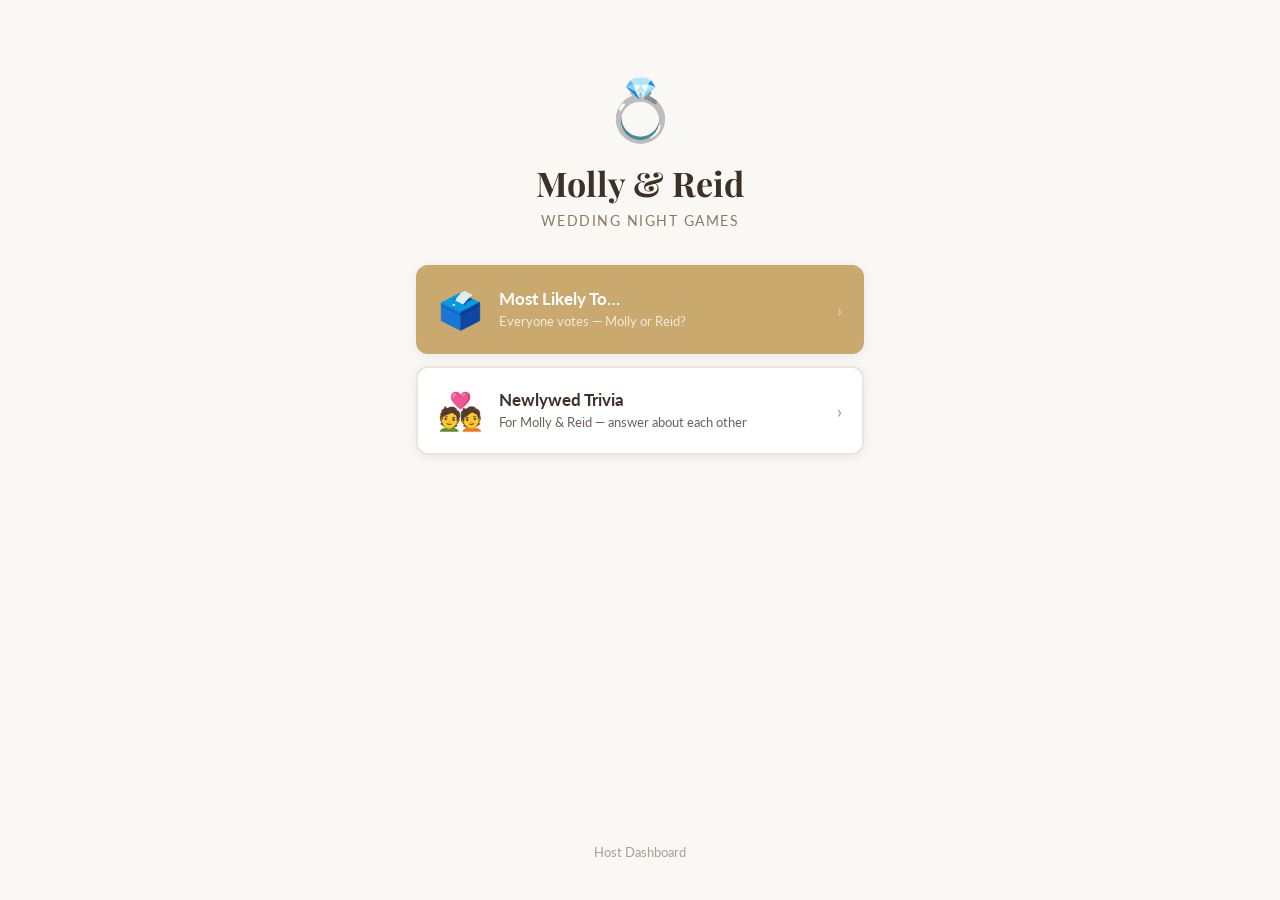
<file: wedding-game/index.html>
<!DOCTYPE html>
<html lang="en">
<head>
  <meta charset="UTF-8">
  <meta name="viewport" content="width=device-width, initial-scale=1.0">
  <title>Molly & Reid's Wedding Games</title>
  <link rel="preconnect" href="https://fonts.googleapis.com">
  <link href="https://fonts.googleapis.com/css2?family=Playfair+Display:wght@400;700&family=Lato:wght@400;700&display=swap" rel="stylesheet">
  <link rel="stylesheet" href="style.css">
  <style>
    .hero {
      text-align: center;
      padding: 52px 0 36px;
    }
    .hero .icon { font-size: 60px; display: block; margin-bottom: 14px; }
    .hero h1 {
      font-family: 'Playfair Display', Georgia, serif;
      font-size: 34px;
      margin-bottom: 6px;
    }
    .hero .tagline {
      font-size: 14px;
      color: var(--text-light);
      text-transform: uppercase;
      letter-spacing: 1.5px;
    }
    .game-card {
      display: flex;
      align-items: center;
      gap: 16px;
      padding: 20px;
      background: white;
      border: 2px solid var(--border);
      border-radius: var(--radius);
      text-decoration: none;
      color: var(--text);
      margin-bottom: 12px;
      box-shadow: var(--shadow);
      transition: transform 0.1s, box-shadow 0.1s;
    }
    .game-card:active { transform: scale(0.98); }
    .game-card.primary {
      background: var(--gold);
      border-color: var(--gold);
      color: white;
    }
    .game-card .card-icon { font-size: 36px; flex-shrink: 0; }
    .game-card .card-text { text-align: left; }
    .game-card .card-title {
      font-size: 17px;
      font-weight: 700;
      margin-bottom: 3px;
    }
    .game-card .card-desc {
      font-size: 13px;
      opacity: 0.75;
      line-height: 1.4;
    }
    .chevron {
      margin-left: auto;
      font-size: 18px;
      opacity: 0.5;
      flex-shrink: 0;
    }
  </style>
</head>
<body>
  <div class="container">
    <div class="hero">
      <span class="icon">💍</span>
      <h1>Molly & Reid</h1>
      <p class="tagline">Wedding Night Games</p>
    </div>

    <a href="selection.html" class="game-card primary">
      <span class="card-icon">🗳️</span>
      <div class="card-text">
        <div class="card-title">Most Likely To…</div>
        <div class="card-desc">Everyone votes — Molly or Reid?</div>
      </div>
      <span class="chevron">›</span>
    </a>

    <a href="trivia.html" class="game-card">
      <span class="card-icon">💑</span>
      <div class="card-text">
        <div class="card-title">Newlywed Trivia</div>
        <div class="card-desc">For Molly & Reid — answer about each other</div>
      </div>
      <span class="chevron">›</span>
    </a>

    <a href="dashboard.html" class="host-link">Host Dashboard</a>
  </div>
</body>
</html>
</file>
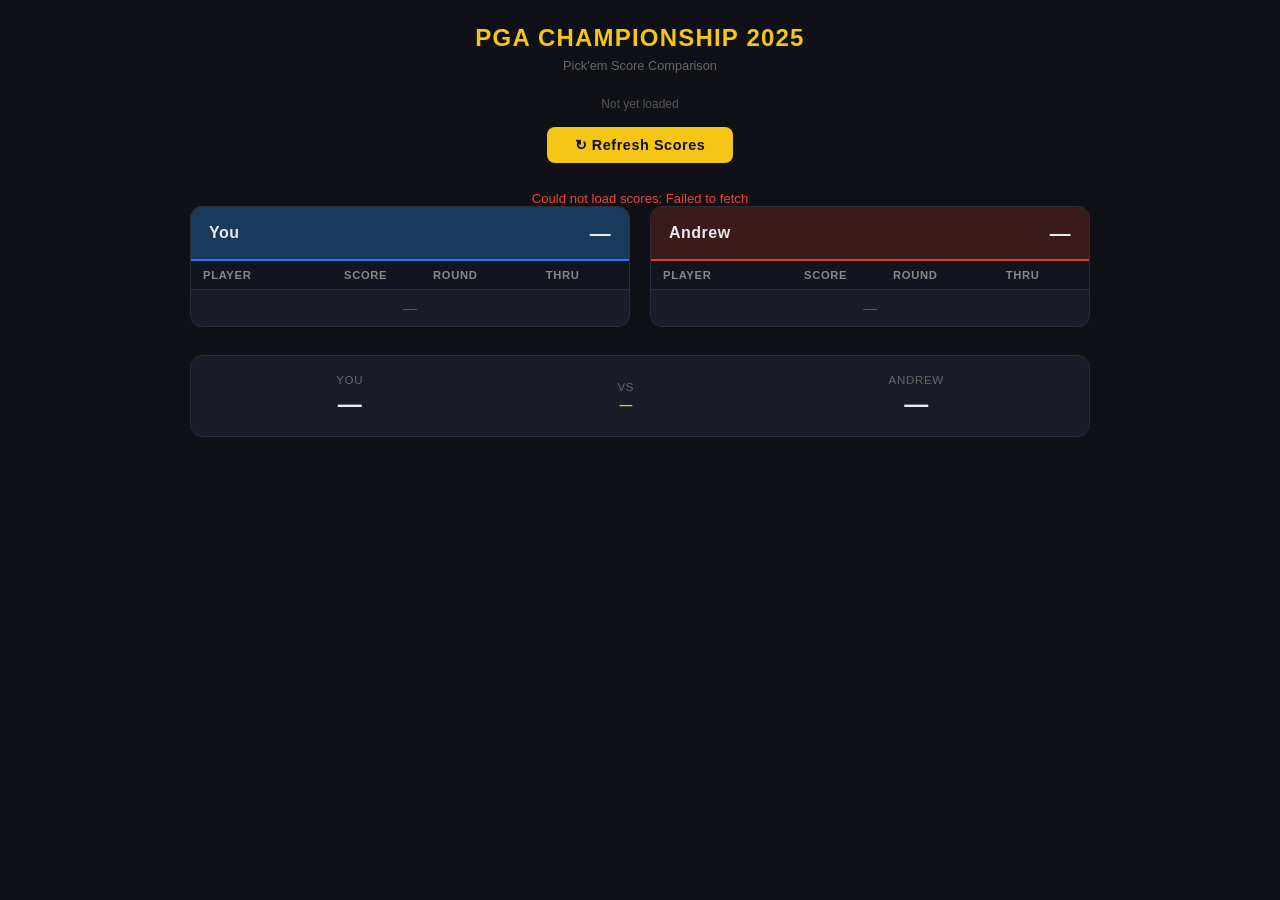
<file: pga-scores.html>
<!DOCTYPE html>
<html lang="en">
<head>
  <meta charset="UTF-8" />
  <meta name="viewport" content="width=device-width, initial-scale=1.0" />
  <title>PGA Championship - Score Comparison</title>
  <style>
    * { box-sizing: border-box; margin: 0; padding: 0; }

    body {
      font-family: -apple-system, BlinkMacSystemFont, "Segoe UI", sans-serif;
      background: #0f1117;
      color: #e8eaf0;
      min-height: 100vh;
      padding: 24px 16px;
    }

    h1 {
      text-align: center;
      font-size: 1.5rem;
      font-weight: 700;
      letter-spacing: 0.05em;
      text-transform: uppercase;
      color: #f5c518;
      margin-bottom: 6px;
    }

    .subtitle {
      text-align: center;
      font-size: 0.8rem;
      color: #666;
      margin-bottom: 24px;
    }

    .last-updated {
      text-align: center;
      font-size: 0.75rem;
      color: #555;
      margin-bottom: 16px;
    }

    .refresh-btn {
      display: block;
      margin: 0 auto 28px;
      padding: 10px 28px;
      background: #f5c518;
      color: #0f1117;
      border: none;
      border-radius: 8px;
      font-size: 0.9rem;
      font-weight: 700;
      cursor: pointer;
      letter-spacing: 0.04em;
      transition: background 0.15s, transform 0.1s;
    }
    .refresh-btn:hover { background: #ffd740; }
    .refresh-btn:active { transform: scale(0.97); }
    .refresh-btn:disabled { background: #444; color: #888; cursor: not-allowed; }

    .teams-grid {
      display: grid;
      grid-template-columns: 1fr 1fr;
      gap: 20px;
      max-width: 900px;
      margin: 0 auto 28px;
    }

    @media (max-width: 640px) {
      .teams-grid { grid-template-columns: 1fr; }
    }

    .team-card {
      background: #1a1d27;
      border-radius: 12px;
      overflow: hidden;
      border: 1px solid #2a2d3a;
    }

    .team-header {
      padding: 14px 18px;
      font-weight: 700;
      font-size: 1rem;
      letter-spacing: 0.03em;
      display: flex;
      justify-content: space-between;
      align-items: center;
    }

    .team-you .team-header { background: #1a3a5c; border-bottom: 2px solid #2979ff; }
    .team-andrew .team-header { background: #3a1a1a; border-bottom: 2px solid #e53935; }

    .team-total {
      font-size: 1.3rem;
      font-weight: 800;
    }
    .team-total.under { color: #4caf50; }
    .team-total.over  { color: #f44336; }
    .team-total.even  { color: #e8eaf0; }

    table {
      width: 100%;
      border-collapse: collapse;
    }

    thead th {
      padding: 8px 12px;
      font-size: 0.7rem;
      text-transform: uppercase;
      letter-spacing: 0.06em;
      color: #888;
      text-align: left;
      background: #13151e;
      border-bottom: 1px solid #2a2d3a;
    }

    tbody tr {
      border-bottom: 1px solid #20232f;
      transition: background 0.1s;
    }
    tbody tr:last-child { border-bottom: none; }
    tbody tr:hover { background: #20232f; }

    td {
      padding: 10px 12px;
      font-size: 0.88rem;
    }

    .player-name { font-weight: 600; }

    .score-cell {
      font-weight: 800;
      font-size: 1rem;
      text-align: center;
    }
    .score-cell.under { color: #4caf50; }
    .score-cell.over  { color: #f44336; }
    .score-cell.even  { color: #e8eaf0; }

    .round-cell, .thru-cell { color: #aaa; font-size: 0.82rem; }

    .summary-bar {
      max-width: 900px;
      margin: 0 auto;
      background: #1a1d27;
      border-radius: 12px;
      padding: 18px 24px;
      display: flex;
      justify-content: space-around;
      align-items: center;
      border: 1px solid #2a2d3a;
      flex-wrap: wrap;
      gap: 12px;
    }

    .summary-item { text-align: center; }
    .summary-label { font-size: 0.72rem; color: #666; text-transform: uppercase; letter-spacing: 0.06em; margin-bottom: 4px; }
    .summary-value { font-size: 1.5rem; font-weight: 800; }
    .summary-value.under { color: #4caf50; }
    .summary-value.over  { color: #f44336; }
    .summary-value.even  { color: #e8eaf0; }
    .summary-winner { font-size: 0.8rem; color: #f5c518; font-weight: 600; margin-top: 4px; }

    .error-msg {
      text-align: center;
      color: #f44336;
      font-size: 0.82rem;
      margin-top: 8px;
    }

    .loading-row td { color: #555; font-style: italic; text-align: center; }

    .cut-badge {
      display: inline-block;
      background: #5a2020;
      color: #e57373;
      font-size: 0.65rem;
      font-weight: 700;
      padding: 2px 6px;
      border-radius: 4px;
      margin-left: 6px;
      letter-spacing: 0.04em;
      text-transform: uppercase;
    }
    .wd-badge {
      display: inline-block;
      background: #3a3a20;
      color: #bdbdbd;
      font-size: 0.65rem;
      font-weight: 700;
      padding: 2px 6px;
      border-radius: 4px;
      margin-left: 6px;
      letter-spacing: 0.04em;
      text-transform: uppercase;
    }
  </style>
</head>
<body>

  <h1>PGA Championship 2025</h1>
  <p class="subtitle">Pick'em Score Comparison</p>
  <p class="last-updated" id="lastUpdated">Not yet loaded</p>

  <button class="refresh-btn" id="refreshBtn" onclick="loadScores()">&#8635; Refresh Scores</button>
  <p class="error-msg" id="errorMsg"></p>

  <div class="teams-grid">
    <div class="team-card team-you" id="cardYou">
      <div class="team-header">
        <span>You</span>
        <span class="team-total" id="totalYou">—</span>
      </div>
      <table>
        <thead>
          <tr>
            <th>Player</th>
            <th style="text-align:center">Score</th>
            <th>Round</th>
            <th>Thru</th>
          </tr>
        </thead>
        <tbody id="tbodyYou">
          <tr class="loading-row"><td colspan="4">Loading…</td></tr>
        </tbody>
      </table>
    </div>

    <div class="team-card team-andrew" id="cardAndrew">
      <div class="team-header">
        <span>Andrew</span>
        <span class="team-total" id="totalAndrew">—</span>
      </div>
      <table>
        <thead>
          <tr>
            <th>Player</th>
            <th style="text-align:center">Score</th>
            <th>Round</th>
            <th>Thru</th>
          </tr>
        </thead>
        <tbody id="tbodyAndrew">
          <tr class="loading-row"><td colspan="4">Loading…</td></tr>
        </tbody>
      </table>
    </div>
  </div>

  <div class="summary-bar">
    <div class="summary-item">
      <div class="summary-label">You</div>
      <div class="summary-value" id="sumYou">—</div>
    </div>
    <div class="summary-item">
      <div class="summary-label">vs</div>
      <div class="summary-winner" id="winnerLabel">—</div>
    </div>
    <div class="summary-item">
      <div class="summary-label">Andrew</div>
      <div class="summary-value" id="sumAndrew">—</div>
    </div>
  </div>

<script>
  // ── Team definitions ──────────────────────────────────────────────────────
  // Search keys are lowercased substrings to match ESPN display names
  const YOU = [
    { label: "Scottie Scheffler", keys: ["scheffler"] },
    { label: "Xander Schauffele", keys: ["schauffele"] },
    { label: "Shane Lowry",       keys: ["lowry"] },
    { label: "Joaquin Niemann",   keys: ["niemann"] },
    { label: "Cam Young",         keys: ["young, cam", "cameron young", "cam young"] },
  ];

  const ANDREW = [
    { label: "Patrick Reed",   keys: ["reed, p", "patrick reed"] },
    { label: "Brooks Koepka",  keys: ["koepka"] },
    { label: "Jon Rahm",       keys: ["rahm"] },
    { label: "Justin Thomas",  keys: ["j. thomas", "justin thomas", "thomas, j"] },
    { label: "Jordan Spieth",  keys: ["spieth"] },
  ];

  // ── ESPN API ──────────────────────────────────────────────────────────────
  const ESPN_URL = "https://site.api.espn.com/apis/site/v2/sports/golf/leaderboard?league=pga";

  function scoreClass(n) {
    if (n == null) return "even";
    if (n < 0) return "under";
    if (n > 0) return "over";
    return "even";
  }

  function fmtScore(n) {
    if (n == null) return "—";
    if (n === 0) return "E";
    return n > 0 ? "+" + n : String(n);
  }

  function findPlayer(competitors, playerDef) {
    const lower = (s) => s.toLowerCase();
    for (const c of competitors) {
      const fullName = lower(c.athlete?.displayName || "");
      const lastName = lower(c.athlete?.lastName || "");
      if (playerDef.keys.some(k => fullName.includes(k) || lastName.includes(k))) {
        return c;
      }
    }
    return null;
  }

  function parseCompetitor(c) {
    if (!c) return { score: null, round: "—", thru: "—", status: "" };

    const stats  = c.statistics || [];
    const status = (c.status?.type?.description || "").toLowerCase();
    const isCut  = status.includes("cut") || c.status?.type?.id === "C";
    const isWD   = status.includes("wd") || status.includes("withdraw");

    // score to par
    let score = null;
    const scoreStat = stats.find(s => s.name === "scoreToPar" || s.abbreviation === "TOT");
    if (scoreStat) {
      score = parseInt(scoreStat.displayValue, 10);
      if (isNaN(score)) score = null;
    }
    // fallback: linescores
    if (score == null && c.linescores) {
      score = c.linescores.reduce((a, ls) => {
        const v = parseInt(ls.displayValue, 10);
        return a + (isNaN(v) ? 0 : v);
      }, 0);
    }

    const round = c.status?.period ? "R" + c.status.period : "—";

    let thru = "—";
    if (c.status?.type?.id === "F" || c.status?.type?.description === "Final") {
      thru = "F";
    } else if (c.status?.displayClock) {
      thru = c.status.displayClock;
    } else if (typeof c.status?.hole === "number") {
      thru = c.status.hole === 0 ? "—" : c.status.hole;
    }

    return { score, round, thru, isCut, isWD };
  }

  function renderTable(tbodyId, players, competitors) {
    const tbody = document.getElementById(tbodyId);
    tbody.innerHTML = "";
    let total = 0;
    let totalKnown = false;

    for (const p of players) {
      const c = findPlayer(competitors, p);
      const { score, round, thru, isCut, isWD } = parseCompetitor(c);

      if (score != null && !isCut) { total += score; totalKnown = true; }

      const tr = document.createElement("tr");
      tr.innerHTML = `
        <td class="player-name">
          ${p.label}
          ${isCut ? '<span class="cut-badge">CUT</span>' : ""}
          ${isWD  ? '<span class="wd-badge">WD</span>'  : ""}
        </td>
        <td class="score-cell ${scoreClass(score)}">${fmtScore(score)}</td>
        <td class="round-cell">${round}</td>
        <td class="thru-cell">${thru}</td>
      `;
      tbody.appendChild(tr);
    }

    return totalKnown ? total : null;
  }

  function setTotal(elId, total) {
    const el = document.getElementById(elId);
    if (total == null) { el.textContent = "—"; el.className = "team-total even"; return; }
    el.textContent = fmtScore(total);
    el.className = "team-total " + scoreClass(total);
  }

  function setSummary(totalYou, totalAndrew) {
    const sy = document.getElementById("sumYou");
    const sa = document.getElementById("sumAndrew");
    const wl = document.getElementById("winnerLabel");

    if (totalYou != null) {
      sy.textContent = fmtScore(totalYou);
      sy.className = "summary-value " + scoreClass(totalYou);
    } else {
      sy.textContent = "—"; sy.className = "summary-value even";
    }

    if (totalAndrew != null) {
      sa.textContent = fmtScore(totalAndrew);
      sa.className = "summary-value " + scoreClass(totalAndrew);
    } else {
      sa.textContent = "—"; sa.className = "summary-value even";
    }

    if (totalYou != null && totalAndrew != null) {
      if (totalYou < totalAndrew)       wl.textContent = "You lead by " + (totalAndrew - totalYou);
      else if (totalAndrew < totalYou)  wl.textContent = "Andrew leads by " + (totalYou - totalAndrew);
      else                              wl.textContent = "All square";
    } else {
      wl.textContent = "—";
    }
  }

  async function loadScores() {
    const btn = document.getElementById("refreshBtn");
    const err = document.getElementById("errorMsg");
    btn.disabled = true;
    btn.textContent = "Loading…";
    err.textContent = "";

    document.getElementById("tbodyYou").innerHTML    = '<tr class="loading-row"><td colspan="4">Loading…</td></tr>';
    document.getElementById("tbodyAndrew").innerHTML = '<tr class="loading-row"><td colspan="4">Loading…</td></tr>';

    try {
      const res = await fetch(ESPN_URL, { cache: "no-store" });
      if (!res.ok) throw new Error("ESPN API returned " + res.status);
      const data = await res.json();

      // Drill into the event competitors
      const events = data?.events || [];
      // Find PGA Championship (major)
      let event = events.find(e =>
        (e.name || "").toLowerCase().includes("pga championship") ||
        (e.shortName || "").toLowerCase().includes("pga")
      ) || events[0];

      if (!event) throw new Error("No golf event found in ESPN response");

      const competition = event?.competitions?.[0];
      const competitors = competition?.competitors || [];

      if (competitors.length === 0) throw new Error("No competitor data yet – tournament may not have started");

      const totalYou    = renderTable("tbodyYou",    YOU,    competitors);
      const totalAndrew = renderTable("tbodyAndrew", ANDREW, competitors);

      setTotal("totalYou",    totalYou);
      setTotal("totalAndrew", totalAndrew);
      setSummary(totalYou, totalAndrew);

      const now = new Date().toLocaleTimeString([], { hour: "2-digit", minute: "2-digit" });
      document.getElementById("lastUpdated").textContent = "Last updated: " + now;
    } catch (e) {
      err.textContent = "Could not load scores: " + e.message;
      document.getElementById("tbodyYou").innerHTML    = '<tr class="loading-row"><td colspan="4">—</td></tr>';
      document.getElementById("tbodyAndrew").innerHTML = '<tr class="loading-row"><td colspan="4">—</td></tr>';
    } finally {
      btn.disabled = false;
      btn.textContent = "↻ Refresh Scores";
    }
  }

  // Auto-load on page open
  loadScores();
</script>
</body>
</html>
</file>
<file: wedding-game/style.css>
* {
  margin: 0;
  padding: 0;
  box-sizing: border-box;
}

:root {
  --gold: #c9a96e;
  --gold-dark: #a8864d;
  --molly: #c97a8d;
  --molly-light: #f5e0e6;
  --reid: #6b8cba;
  --reid-light: #dce6f3;
  --bg: #faf8f5;
  --card: #ffffff;
  --text: #3d3028;
  --text-light: #8a7a6a;
  --border: #ede5db;
  --radius: 12px;
  --shadow: 0 2px 12px rgba(0, 0, 0, 0.07);
}

body {
  font-family: 'Lato', -apple-system, BlinkMacSystemFont, sans-serif;
  background: var(--bg);
  color: var(--text);
  min-height: 100vh;
}

.container {
  max-width: 480px;
  margin: 0 auto;
  padding: 20px 16px 40px;
  min-height: 100vh;
  display: flex;
  flex-direction: column;
}

/* ── Header ── */
.page-header {
  text-align: center;
  margin-bottom: 28px;
  padding-top: 12px;
}

.page-header .icon {
  font-size: 48px;
  margin-bottom: 10px;
  display: block;
}

.page-header h1 {
  font-family: 'Playfair Display', Georgia, serif;
  font-size: 26px;
  color: var(--text);
  margin-bottom: 4px;
}

.page-header .subtitle {
  color: var(--text-light);
  font-size: 14px;
  letter-spacing: 0.3px;
}

/* ── Cards ── */
.card {
  background: var(--card);
  border-radius: var(--radius);
  padding: 18px;
  box-shadow: var(--shadow);
  margin-bottom: 12px;
  border: 1px solid var(--border);
}

/* ── Question label ── */
.q-text {
  font-weight: 700;
  font-size: 15px;
  display: flex;
  align-items: flex-start;
  gap: 10px;
  margin-bottom: 12px;
  line-height: 1.4;
}

.q-number {
  display: inline-flex;
  align-items: center;
  justify-content: center;
  background: var(--gold);
  color: white;
  border-radius: 50%;
  width: 24px;
  height: 24px;
  font-size: 11px;
  font-weight: 700;
  flex-shrink: 0;
  margin-top: 1px;
}

/* ── Vote buttons ── */
.vote-row {
  display: flex;
  gap: 8px;
}

.vote-btn {
  flex: 1;
  padding: 13px 8px;
  border-radius: 8px;
  border: 2px solid transparent;
  cursor: pointer;
  font-size: 14px;
  font-weight: 700;
  font-family: inherit;
  transition: all 0.15s;
  background: var(--bg);
  color: var(--text-light);
}

.vote-btn.molly {
  border-color: var(--molly-light);
  color: var(--molly);
}

.vote-btn.molly.selected {
  background: var(--molly);
  border-color: var(--molly);
  color: white;
}

.vote-btn.reid {
  border-color: var(--reid-light);
  color: var(--reid);
}

.vote-btn.reid.selected {
  background: var(--reid);
  border-color: var(--reid);
  color: white;
}

/* ── Forms ── */
label {
  display: block;
  font-size: 12px;
  font-weight: 700;
  color: var(--text-light);
  text-transform: uppercase;
  letter-spacing: 0.5px;
  margin-bottom: 6px;
}

input[type="text"],
input[type="password"] {
  width: 100%;
  padding: 13px 14px;
  border: 2px solid var(--border);
  border-radius: 8px;
  font-size: 16px;
  font-family: inherit;
  color: var(--text);
  background: white;
  transition: border-color 0.2s;
  -webkit-appearance: none;
}

input:focus {
  outline: none;
  border-color: var(--gold);
}

.form-group {
  margin-bottom: 14px;
}

/* ── Submit / primary buttons ── */
.submit-btn {
  background: var(--gold);
  color: white;
  border: none;
  border-radius: var(--radius);
  padding: 15px;
  font-size: 16px;
  font-weight: 700;
  font-family: inherit;
  cursor: pointer;
  width: 100%;
  transition: background 0.2s;
}

.submit-btn:hover {
  background: var(--gold-dark);
}

.submit-btn:disabled {
  opacity: 0.5;
  cursor: not-allowed;
}

/* ── Person selection buttons ── */
.person-btn {
  display: block;
  width: 100%;
  padding: 18px;
  border-radius: var(--radius);
  border: 2px solid var(--border);
  background: white;
  cursor: pointer;
  font-size: 17px;
  font-weight: 700;
  font-family: inherit;
  margin-bottom: 10px;
  text-align: center;
  transition: all 0.15s;
  color: var(--text);
}

.person-btn.molly-btn:hover,
.person-btn.molly-btn.selected {
  border-color: var(--molly);
  background: var(--molly-light);
  color: var(--molly);
}

.person-btn.reid-btn:hover,
.person-btn.reid-btn.selected {
  border-color: var(--reid);
  background: var(--reid-light);
  color: var(--reid);
}

/* ── Section title ── */
.section-title {
  font-family: 'Playfair Display', Georgia, serif;
  font-size: 17px;
  color: var(--text);
  margin: 20px 0 10px;
  display: flex;
  align-items: center;
  gap: 10px;
}

.section-title::after {
  content: '';
  flex: 1;
  height: 1px;
  background: var(--border);
}

/* ── Screens ── */
.screen {
  display: none;
  flex-direction: column;
  flex: 1;
}

.screen.active {
  display: flex;
}

/* ── Sticky submit bar ── */
.sticky-submit {
  position: sticky;
  bottom: 0;
  background: linear-gradient(transparent, var(--bg) 20%);
  padding: 20px 0 8px;
  margin-top: 4px;
}

/* ── Answered count ── */
.answered-count {
  text-align: center;
  font-size: 13px;
  color: var(--text-light);
  margin-bottom: 14px;
}

/* ── Success screen ── */
.success-wrap {
  flex: 1;
  display: flex;
  flex-direction: column;
  align-items: center;
  justify-content: center;
  text-align: center;
  padding: 40px 0;
}

.success-icon {
  font-size: 72px;
  margin-bottom: 20px;
}

.success-title {
  font-family: 'Playfair Display', Georgia, serif;
  font-size: 26px;
  margin-bottom: 10px;
}

.success-text {
  color: var(--text-light);
  font-size: 15px;
  line-height: 1.6;
  max-width: 280px;
}

/* ── Error ── */
.error {
  color: #c0392b;
  font-size: 13px;
  margin-top: 8px;
  text-align: center;
  min-height: 18px;
}

/* ── Back link ── */
.back-link {
  display: inline-flex;
  align-items: center;
  gap: 4px;
  color: var(--text-light);
  font-size: 14px;
  text-decoration: none;
  margin-bottom: 4px;
}

/* ── Host link (subtle) ── */
.host-link {
  display: block;
  text-align: center;
  color: var(--text-light);
  font-size: 13px;
  text-decoration: none;
  margin-top: auto;
  padding-top: 28px;
  opacity: 0.7;
}

/* ── Dashboard tabs ── */
.tab-bar {
  display: flex;
  gap: 8px;
  margin-bottom: 18px;
}

.tab {
  flex: 1;
  padding: 10px;
  border-radius: 8px;
  border: 2px solid var(--border);
  background: white;
  cursor: pointer;
  font-size: 14px;
  font-weight: 700;
  font-family: inherit;
  text-align: center;
  color: var(--text-light);
  transition: all 0.15s;
}

.tab.active {
  background: var(--gold);
  border-color: var(--gold);
  color: white;
}

/* ── Vote bar ── */
.vote-bar-track {
  height: 10px;
  background: var(--reid-light);
  border-radius: 5px;
  overflow: hidden;
  margin: 6px 0;
}

.vote-bar-fill {
  height: 100%;
  background: var(--molly);
  border-radius: 5px;
  transition: width 0.5s;
}

.vote-bar-labels {
  display: flex;
  justify-content: space-between;
  font-size: 13px;
  font-weight: 700;
}

.voters-list {
  font-size: 12px;
  color: var(--text-light);
  margin-top: 6px;
  line-height: 1.5;
}

/* ── Trivia comparison ── */
.trivia-row {
  display: flex;
  gap: 8px;
  margin-top: 8px;
}

.trivia-cell {
  flex: 1;
  padding: 10px;
  border-radius: 8px;
  font-size: 13px;
  line-height: 1.4;
}

.trivia-cell.molly-cell {
  background: var(--molly-light);
}

.trivia-cell.reid-cell {
  background: var(--reid-light);
}

.cell-label {
  font-size: 10px;
  font-weight: 700;
  text-transform: uppercase;
  letter-spacing: 0.4px;
  opacity: 0.65;
  margin-bottom: 3px;
}

.match-badge {
  text-align: center;
  font-size: 13px;
  margin-top: 7px;
}

/* ── Unanswered highlight ── */
.card.unanswered {
  border-color: #e8a0a0;
  background: #fff9f9;
}
</file>
